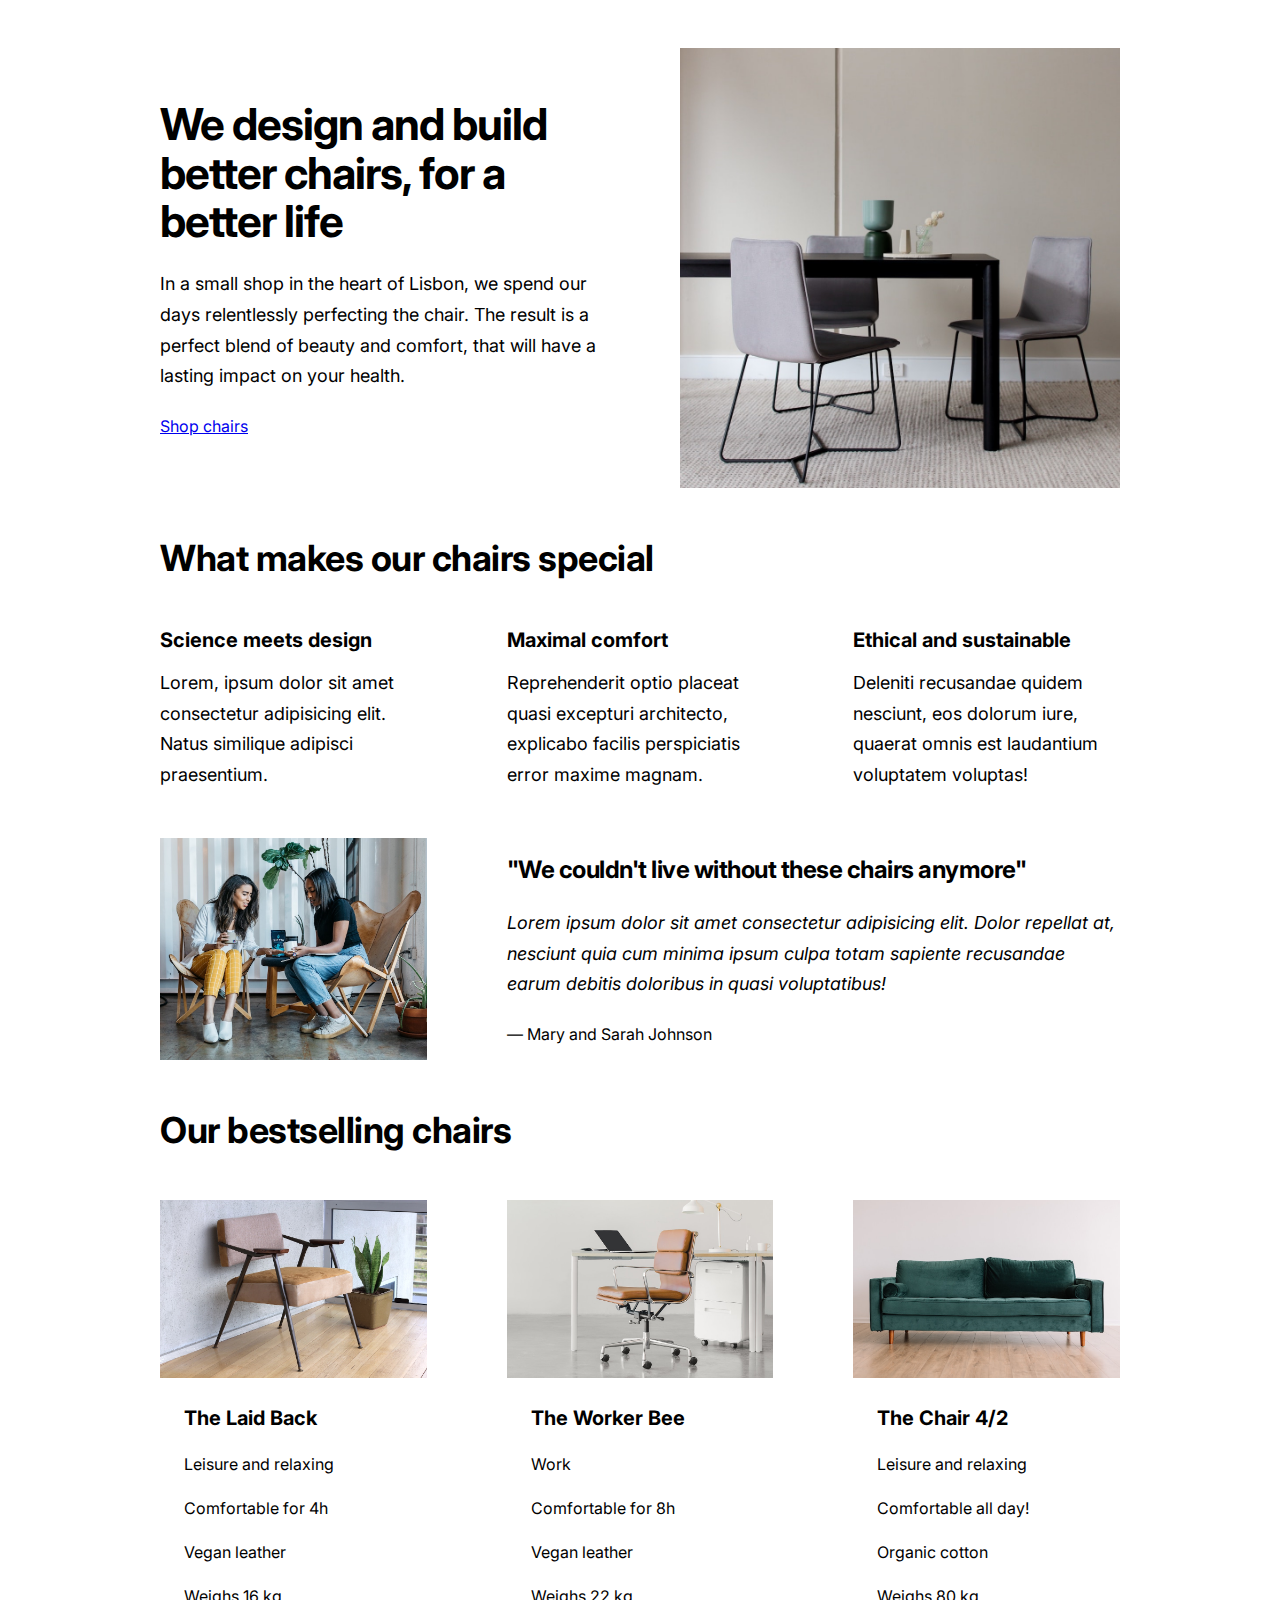
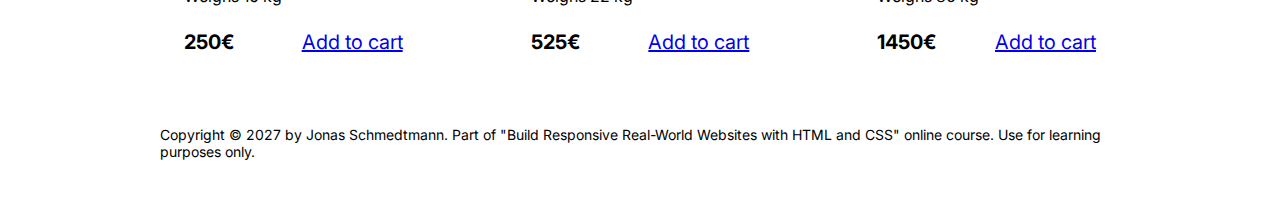
<file: chair-shop/index.html>
<!DOCTYPE html>
<html lang="en">
  <head>
    <meta charset="UTF-8" />
    <meta http-equiv="X-UA-Compatible" content="IE=edge" />
    <meta name="viewport" content="width=device-width, initial-scale=1.0" />
    <!-- FONTS -->
    <link rel="preconnect" href="https://fonts.googleapis.com" />
    <link rel="preconnect" href="https://fonts.gstatic.com" crossorigin />
    <link
      href="https://fonts.googleapis.com/css2?family=Inter:ital,opsz,wght@0,14..32,100..900;1,14..32,100..900&display=swap"
      rel="stylesheet"
    />
    <link rel="stylesheet" href="style.css" />
    <title>Lisbon Chair Shop</title>
  </head>
  <body>
    <div class="container">
      <header>
        <div class="header-text-box">
          <h1>We design and build better chairs, for a better life</h1>
          <p class="header-text">
            In a small shop in the heart of Lisbon, we spend our days
            relentlessly perfecting the chair. The result is a perfect blend of
            beauty and comfort, that will have a lasting impact on your health.
          </p>
          <a class="btn btn--big" href="#">Shop chairs</a>
        </div>
        <img src="hero.jpg" alt="Photo" />
      </header>

      <section>
        <h2>What makes our chairs special</h2>
        <div class="grid-3-cols">
          <div>
            <p class="features-title"><strong>Science meets design</strong></p>
            <p class="features-text">
              Lorem, ipsum dolor sit amet consectetur adipisicing elit. Natus
              similique adipisci praesentium.
            </p>
          </div>

          <div>
            <p class="features-title">
              <strong>Maximal comfort</strong>
            </p>
            <p class="features-text">
              Reprehenderit optio placeat quasi excepturi architecto, explicabo
              facilis perspiciatis error maxime magnam.
            </p>
          </div>

          <div>
            <p class="features-title">
              <strong>Ethical and sustainable</strong>
            </p>
            <p class="features-text">
              Deleniti recusandae quidem nesciunt, eos dolorum iure, quaerat
              omnis est laudantium voluptatem voluptas!
            </p>
          </div>
        </div>
      </section>

      <section class="testimonial-section">
        <div class="grid-3-cols">
          <img src="customers.jpg" alt="People sitting on chairs" />
          <div class="testimonial-box">
            <h2>"We couldn't live without these chairs anymore"</h2>
            <blockquote class="testimonial-text">
              Lorem ipsum dolor sit amet consectetur adipisicing elit. Dolor
              repellat at, nesciunt quia cum minima ipsum culpa totam sapiente
              recusandae earum debitis doloribus in quasi voluptatibus!
            </blockquote>
            <p class="testimonial-author">&mdash; Mary and Sarah Johnson</p>
          </div>
        </div>
      </section>

      <section>
        <h2>Our bestselling chairs</h2>
        <div class="grid-3-cols">
          <figure class="chair">
            <img src="chair-1.jpg" alt="Chair" />
            <div class="chair-box">
              <h3>The Laid Back</h3>
              <ul class="chair-details">
                <li>
                  <!-- Span is a generic INLINE text element, it doesn't have any meaning. It's like a div element, but inline -->
                  <span>Leisure and relaxing</span>
                </li>
                <li>
                  <span>Comfortable for 4h</span>
                </li>
                <li>
                  <span>Vegan leather</span>
                </li>
                <li>
                  <span>Weighs 16 kg</span>
                </li>
              </ul>
              <div class="chair-price">
                <strong>250€</strong>
                <a href="#" class="btn btn--small">Add to cart</a>
              </div>
            </div>
          </figure>

          <figure class="chair">
            <img src="chair-2.jpg" alt="Chair" />
            <div class="chair-box">
              <h3>The Worker Bee</h3>
              <ul class="chair-details">
                <li>
                  <span>Work</span>
                </li>
                <li>
                  <span>Comfortable for 8h</span>
                </li>
                <li>
                  <span>Vegan leather</span>
                </li>
                <li>
                  <span>Weighs 22 kg</span>
                </li>
              </ul>
              <div class="chair-price">
                <strong>525€</strong>
                <a href="#" class="btn btn--small">Add to cart</a>
              </div>
            </div>
          </figure>

          <figure class="chair">
            <img src="chair-3.jpg" alt="Chair" />
            <div class="chair-box">
              <h3>The Chair 4/2</h3>
              <ul class="chair-details">
                <li>
                  <span>Leisure and relaxing</span>
                </li>
                <li>
                  <span>Comfortable all day!</span>
                </li>
                <li>
                  <span>Organic cotton</span>
                </li>
                <li>
                  <span>Weighs 80 kg</span>
                </li>
              </ul>
              <div class="chair-price">
                <strong>1450€</strong>
                <a href="#" class="btn btn--small">Add to cart</a>
              </div>
            </div>
          </figure>
        </div>
      </section>

      <footer>
        Copyright &copy; 2027 by Jonas Schmedtmann. Part of "Build Responsive
        Real-World Websites with HTML and CSS" online course. Use for learning
        purposes only.
      </footer>
    </div>
  </body>
</html>
</file>
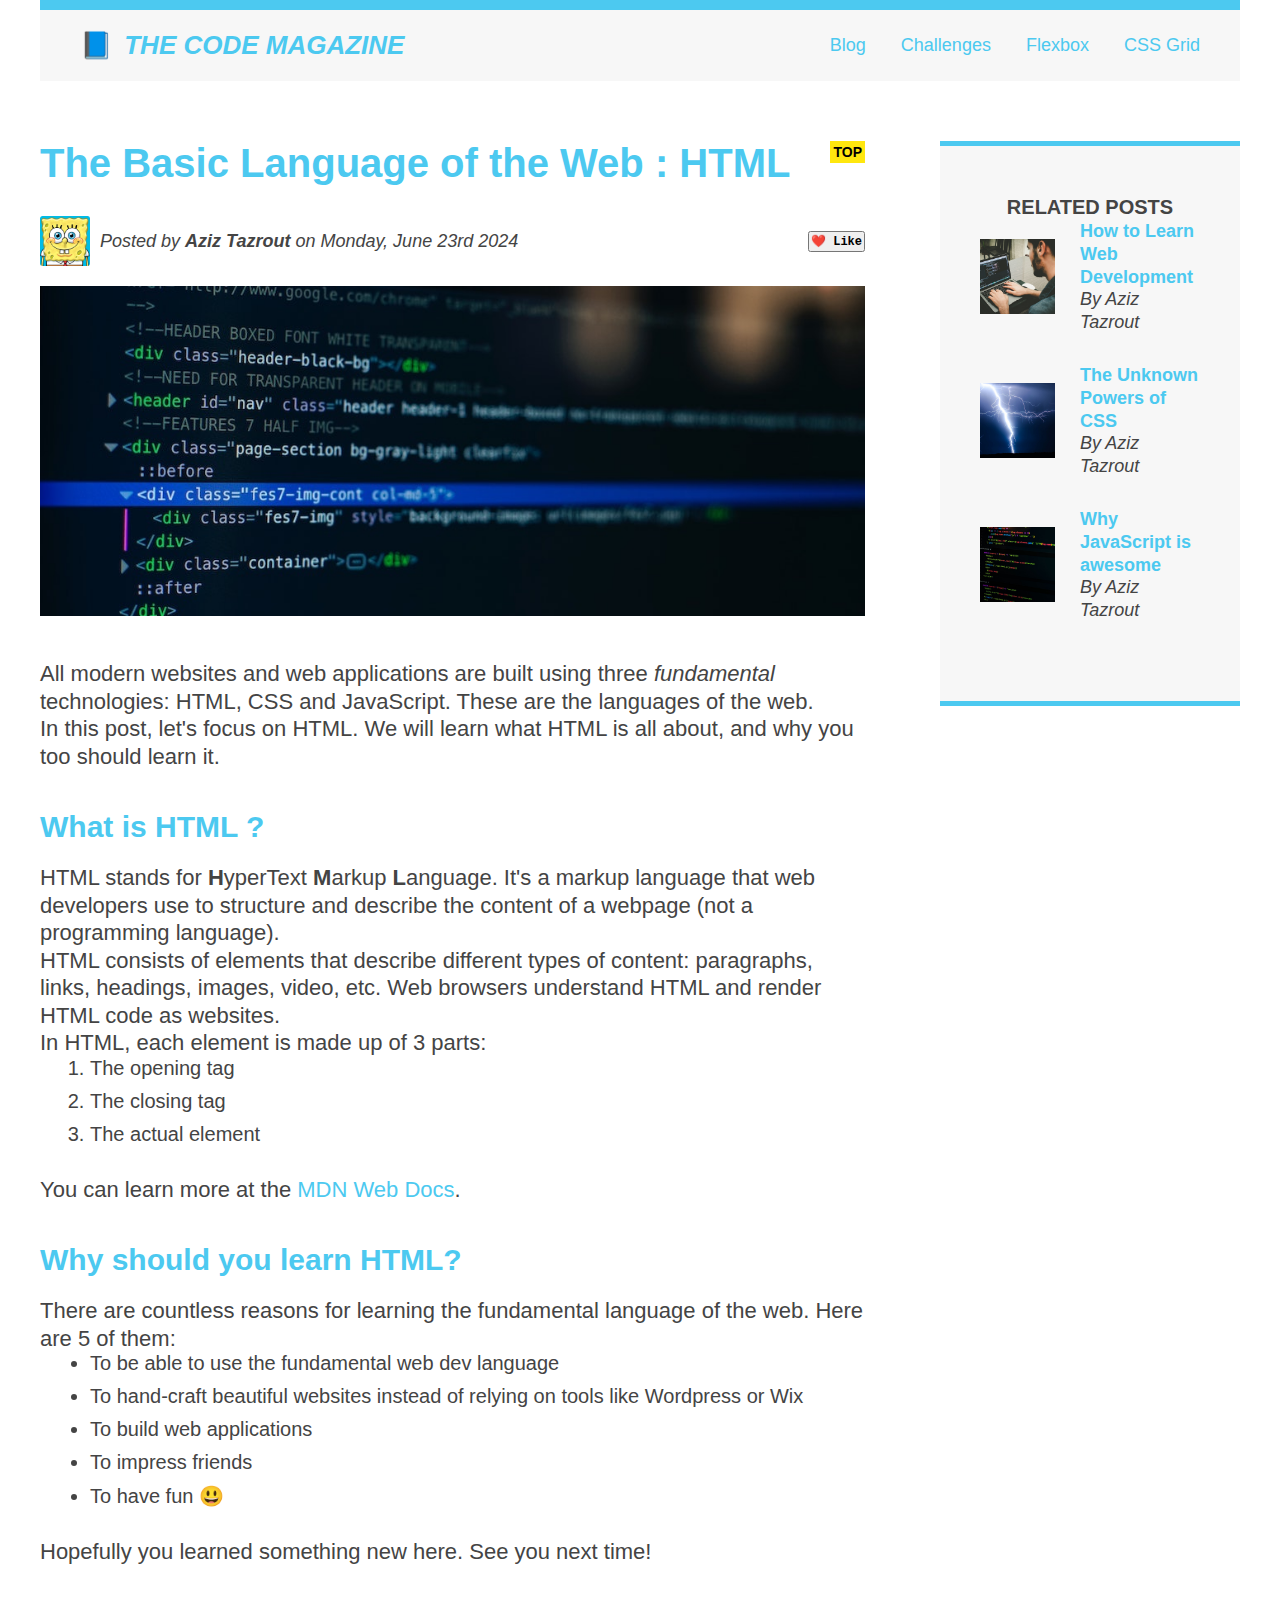
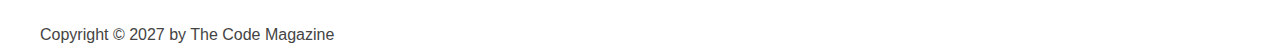
<file: code-magazine/index.html>
<!DOCTYPE html>
<html lang="en">
  <head>
    <meta charset="UTF-8" />
    <meta name="viewport" content="width=device-width, initial-scale=1.0" />
    <title>Code Magazine - HTML</title>
    <link rel="stylesheet" href="style.css" />
  </head>
  <body>

    <div class="container"> 
    <header class="main-header clear-fix">
      <h1>📘 The Code Magazine</h1>
      <nav>
        <a href="./webpages/blog.html">Blog</a>
        <a href="#">Challenges</a>
        <a href="./webpages/flexbox.html">Flexbox</a>
        <a href="./webpages/css-grid.html">CSS Grid</a>
      </nav>
    </header>
    <!-- <div class="article-aside-container"> -->
      <article>
        <header class="post-header">
          <h2>The Basic Language of the Web : HTML</h2>
          <div class="author-info">
          <img  class="author-img" src="./resources/author-pic.png" alt="A picture of the author of
          the blog" width=50" height="50" />
          <p id="author" class="author">
            Posted by <strong>Aziz Tazrout</strong> on Monday, June 23rd 2024
          </p>
          <button class="like-button">❤️ Like</button>
        </div>
          <img
            class="post-img"
            src="resources/post-img.jpg"
            alt="This is an image of a screen containing some HTML code."
            width="500"
            height="200"
          />
        </header>
        <p>
          All modern websites and web applications are built using three
          <em>fundamental</em>
          technologies: HTML, CSS and JavaScript. These are the languages of the
          web.
        </p>
        <p>
          In this post, let's focus on HTML. We will learn what HTML is all about,
          and why you too should learn it.
        </p>
  
        <h3>What is HTML ?</h3>
        <p>
          HTML stands for <strong>H</strong>yperText <strong>M</strong>arkup
          <strong>L</strong>anguage. It's a markup language that web developers
          use to structure and describe the content of a webpage (not a
          programming language).
        </p>
        <p>
          HTML consists of elements that describe different types of content:
          paragraphs, links, headings, images, video, etc. Web browsers understand
          HTML and render HTML code as websites.
        </p>
        <p>In HTML, each element is made up of 3 parts:</p>
        <ol>
          <li class="first-li">The opening tag</li>
          <li>The closing tag</li>
          <li>The actual element</li>
        </ol>
        <p>
          You can learn more at the
          <a href="https://developer.mozilla.org/en-US/docs/Web/HTML"
            >MDN Web Docs</a
          >.
        </p>
        <h3>Why should you learn HTML?</h3>
        <p>
          There are countless reasons for learning the fundamental language of the
          web. Here are 5 of them:
        </p>
        <ul>
          <li class="first-li">
            To be able to use the fundamental web dev language
          </li>
          <li>
            To hand-craft beautiful websites instead of relying on tools like
            Wordpress or Wix
          </li>
          <li>To build web applications</li>
          <li>To impress friends</li>
          <li>To have fun 😃</li>
        </ul>
        <p>Hopefully you learned something new here. See you next time!</p>
      </article>
      <aside>
        <h4>Related Posts</h4>
        <ul class="related">
          <li class="related-post">
            <img
              src="./resources/related-1.jpg"
              alt="A picture of a man coding"
              width="75"
              height="75"
            />
            <div>
            <a href="#" class="related-link">How to Learn Web Development</a>
            <p class="related-author">By Aziz Tazrout</p>
          </div>
          </li>
          <li class="related-post">
            <img
              src="./resources/related-2.jpg"
              alt="A picture of a storm"
              width="75"
              height="75"/> 
              <div>
              <a href="#" class="related-link">The Unknown Powers of CSS</a>
              <p class="related-author">By Aziz Tazrout</p>
              </div>
            </li>
          <li class="related-post">
            <img
              src="./resources/related-3.jpg"
              alt="A picture of code"
              width="75"
              height="75"
            />
            <div>
            <a href="#" class="related-link">Why JavaScript is awesome</a>
            <p class="related-author">By Aziz Tazrout</p>
          </div>
          </li>
        </ul>
      </aside>
    <!-- </div> -->
    <footer>
      <p id="copyright" ></p>
        Copyright &copy; 2027 by The Code Magazine
      </p>
    </footer>
  </div>
  </body>
</html>
</file>
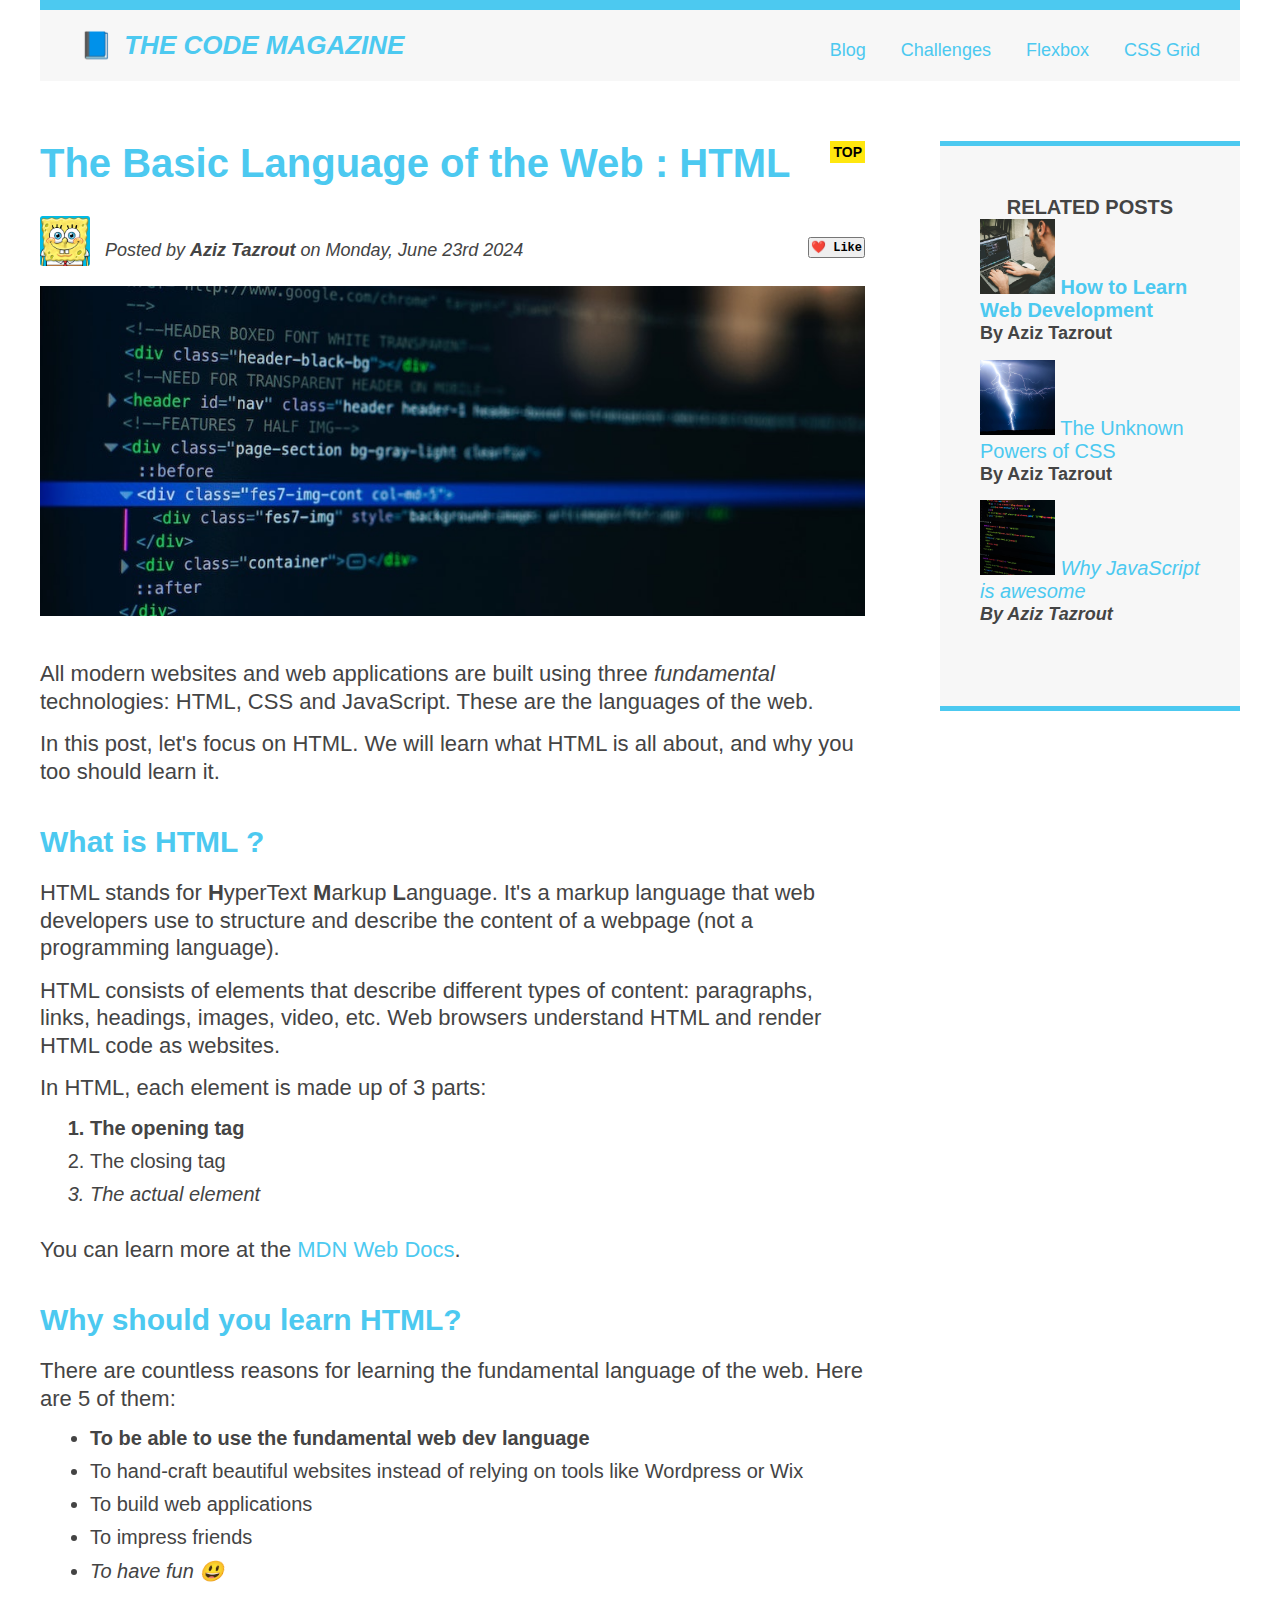
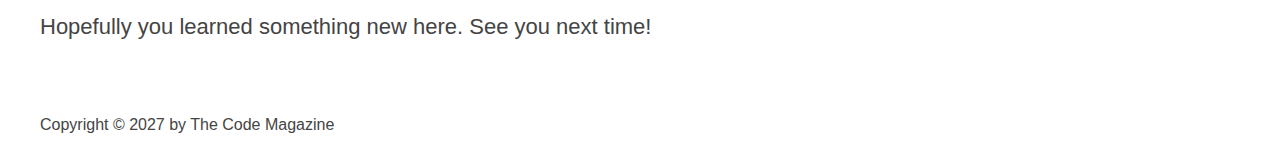
<file: code_magazine/index.html>
<!DOCTYPE html>
<html lang="en">
  <head>
    <meta charset="UTF-8" />
    <meta name="viewport" content="width=device-width, initial-scale=1.0" />
    <title>Code Magazine - HTML</title>
    <link rel="stylesheet" href="style.css" />
  </head>
  <body>

    <div class="container"> 
    <header class="main-header clear-fix">
      <h1>📘 The Code Magazine</h1>
      <nav>
        <a href="./webpages/blog.html">Blog</a>
        <a href="#">Challenges</a>
        <a href="#">Flexbox</a>
        <a href="#">CSS Grid</a>
      </nav>
      <div class="clear"></div>
    </header>
    <article>
      <header class="post-header">
        <h2>The Basic Language of the Web : HTML</h2>
        <img  class="author-img" src="./resources/author-pic.png" alt="A picture of the author of
        the blog" width=50" height="50" />
        <p id="author" class="author">
          Posted by <strong>Aziz Tazrout</strong> on Monday, June 23rd 2024
        </p>
        <button class="like-button">❤️ Like</button>
        <img
          class="post-img"
          src="resources/post-img.jpg"
          alt="This is an image of a screen containing some HTML code."
          width="500"
          height="200"
        />
      </header>
      <p>
        All modern websites and web applications are built using three
        <em>fundamental</em>
        technologies: HTML, CSS and JavaScript. These are the languages of the
        web.
      </p>
      <p>
        In this post, let's focus on HTML. We will learn what HTML is all about,
        and why you too should learn it.
      </p>

      <h3>What is HTML ?</h3>
      <p>
        HTML stands for <strong>H</strong>yperText <strong>M</strong>arkup
        <strong>L</strong>anguage. It's a markup language that web developers
        use to structure and describe the content of a webpage (not a
        programming language).
      </p>
      <p>
        HTML consists of elements that describe different types of content:
        paragraphs, links, headings, images, video, etc. Web browsers understand
        HTML and render HTML code as websites.
      </p>
      <p>In HTML, each element is made up of 3 parts:</p>
      <ol>
        <li class="first-li">The opening tag</li>
        <li>The closing tag</li>
        <li>The actual element</li>
      </ol>
      <p>
        You can learn more at the
        <a href="https://developer.mozilla.org/en-US/docs/Web/HTML"
          >MDN Web Docs</a
        >.
      </p>
      <h3>Why should you learn HTML?</h3>
      <p>
        There are countless reasons for learning the fundamental language of the
        web. Here are 5 of them:
      </p>
      <ul>
        <li class="first-li">
          To be able to use the fundamental web dev language
        </li>
        <li>
          To hand-craft beautiful websites instead of relying on tools like
          Wordpress or Wix
        </li>
        <li>To build web applications</li>
        <li>To impress friends</li>
        <li>To have fun 😃</li>
      </ul>
      <p>Hopefully you learned something new here. See you next time!</p>
    </article>
    <aside>
      <h4>Related Posts</h4>
      <ul class="related">
        <li>
          <img
            src="./resources/related-1.jpg"
            alt="A picture of a man coding"
            width="75"
            height="75"
          /><a href="#"> How to Learn Web Development</a>
          <p class="related-author">By Aziz Tazrout</p>
        </li>
        <li>
          <img
            src="./resources/related-2.jpg"
            alt="A picture of a storm"
            width="75"
            height="75"
          /><a href="#"> The Unknown Powers of CSS</a>
          <p class="related-author">By Aziz Tazrout</p>
        </li>
        <li>
          <img
            src="./resources/related-3.jpg"
            alt="A picture of code"
            width="75"
            height="75"
          /><a href="#"> Why JavaScript is awesome</a>
          <p class="related-author">By Aziz Tazrout</p>
        </li>
      </ul>
    </aside>
    <footer>
      <p id="copyright" ></p>
        Copyright &copy; 2027 by The Code Magazine
      </p>
    </footer>
  </div>
  </body>
</html>
</file>
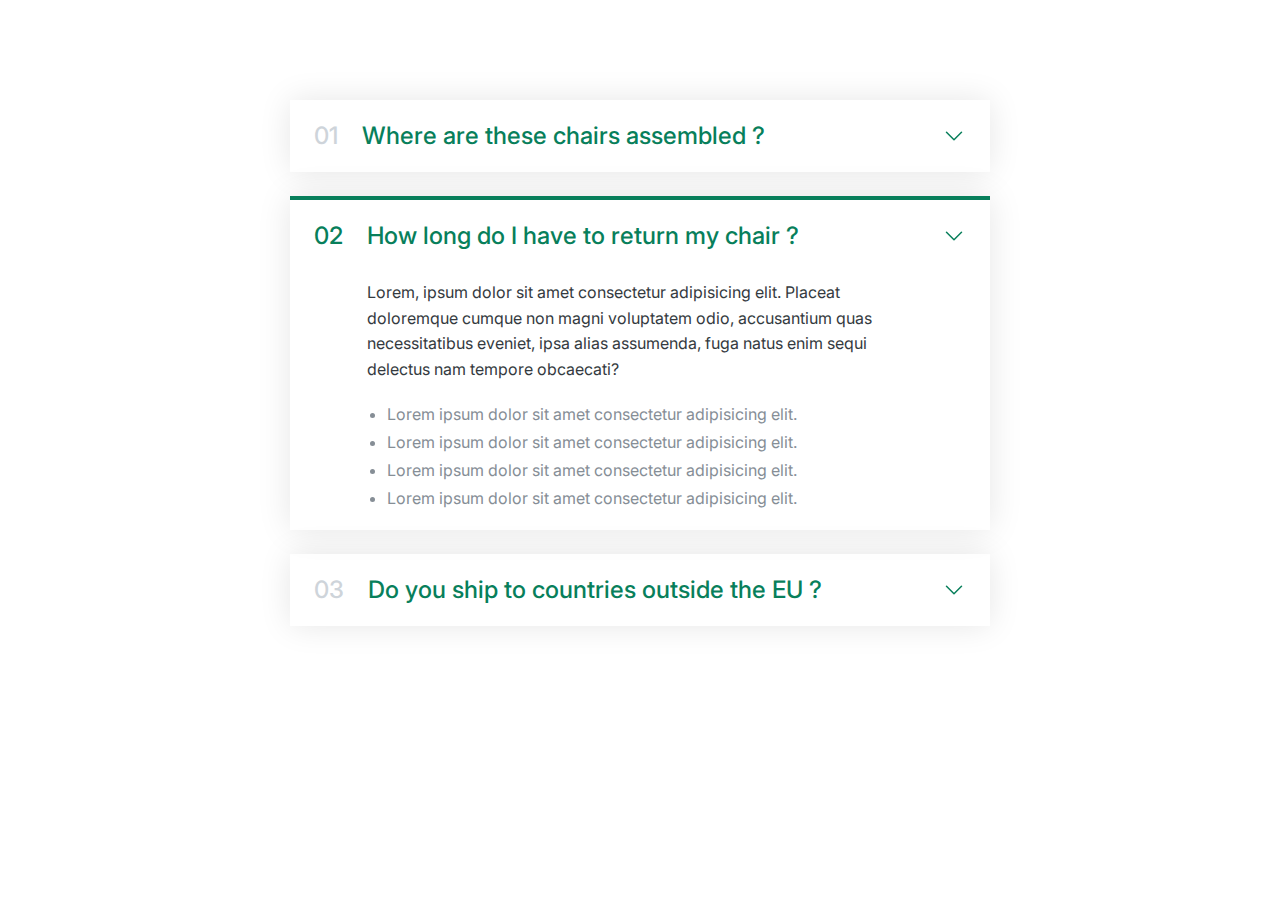
<file: accordion-component/accordion.html>
<!DOCTYPE html>
<html lang="en">
  <head>
    <meta charset="UTF-8" />
    <meta name="viewport" content="width=device-width, initial-scale=1.0" />
    <title>Accordion Component</title>
    <link
      href="https://fonts.googleapis.com/css2?family=Inter:ital,opsz,wght@0,14..32,100..900;1,14..32,100..900&display=swap"
      rel="stylesheet"
    />
    <link rel="stylesheet" href="accordion-style.css" />
  </head>
  <body>
    <div class="accordion">
      <div class="item">
        <p class="number">01</p>
        <p class="text">Where are these chairs assembled ?</p>
        <svg
          xmlns="http://www.w3.org/2000/svg"
          fill="none"
          viewBox="0 0 24 24"
          stroke-width="1.5"
          stroke="currentColor"
          class="icon"
        >
          <path
            stroke-linecap="round"
            stroke-linejoin="round"
            d="m19.5 8.25-7.5 7.5-7.5-7.5"
          />
        </svg>
        <div class="hidden-box">
          <p>
            Lorem, ipsum dolor sit amet consectetur adipisicing elit. Placeat
            doloremque cumque non magni voluptatem odio, accusantium quas
            necessitatibus eveniet, ipsa alias assumenda, fuga natus enim sequi
            delectus nam tempore obcaecati?
          </p>
          <ul>
            <li>Lorem ipsum dolor sit amet consectetur adipisicing elit.</li>
            <li>Lorem ipsum dolor sit amet consectetur adipisicing elit.</li>
            <li>Lorem ipsum dolor sit amet consectetur adipisicing elit.</li>
            <li>Lorem ipsum dolor sit amet consectetur adipisicing elit.</li>
          </ul>
        </div>
      </div>
    
      <div class="item open">
        <p class="number">02</p>
        <p class="text">How long do I have to return my chair ?</p>
        <svg
          xmlns="http://www.w3.org/2000/svg"
          fill="none"
          viewBox="0 0 24 24"
          stroke-width="1.5"
          stroke="currentColor"
          class="icon"
        >
          <path
            stroke-linecap="round"
            stroke-linejoin="round"
            d="m19.5 8.25-7.5 7.5-7.5-7.5"
          />
        </svg>
        <div class="hidden-box">
          <p>
            Lorem, ipsum dolor sit amet consectetur adipisicing elit. Placeat
            doloremque cumque non magni voluptatem odio, accusantium quas
            necessitatibus eveniet, ipsa alias assumenda, fuga natus enim sequi
            delectus nam tempore obcaecati?
          </p>
          <ul>
            <li>Lorem ipsum dolor sit amet consectetur adipisicing elit.</li>
            <li>Lorem ipsum dolor sit amet consectetur adipisicing elit.</li>
            <li>Lorem ipsum dolor sit amet consectetur adipisicing elit.</li>
            <li>Lorem ipsum dolor sit amet consectetur adipisicing elit.</li>
          </ul>
        </div>
      </div>
      <div class="item">
        <p class="number">03</p>
        <p class="text">Do you ship to countries outside the EU ?</p>
        <svg
          xmlns="http://www.w3.org/2000/svg"
          fill="none"
          viewBox="0 0 24 24"
          stroke-width="1.5"
          stroke="currentColor"
          class="icon"
        >
          <path
            stroke-linecap="round"
            stroke-linejoin="round"
            d="m19.5 8.25-7.5 7.5-7.5-7.5"
          />
        </svg>
        <div class="hidden-box">
          <p>
            Lorem, ipsum dolor sit amet consectetur adipisicing elit. Placeat
            doloremque cumque non magni voluptatem odio, accusantium quas
            necessitatibus eveniet, ipsa alias assumenda, fuga natus enim sequi
            delectus nam tempore obcaecati?
          </p>
          <ul>
            <li>Lorem ipsum dolor sit amet consectetur adipisicing elit.</li>
            <li>Lorem ipsum dolor sit amet consectetur adipisicing elit.</li>
            <li>Lorem ipsum dolor sit amet consectetur adipisicing elit.</li>
            <li>Lorem ipsum dolor sit amet consectetur adipisicing elit.</li>
          </ul>
        </div>
      </div>
    
  </body>
</html>
</file>
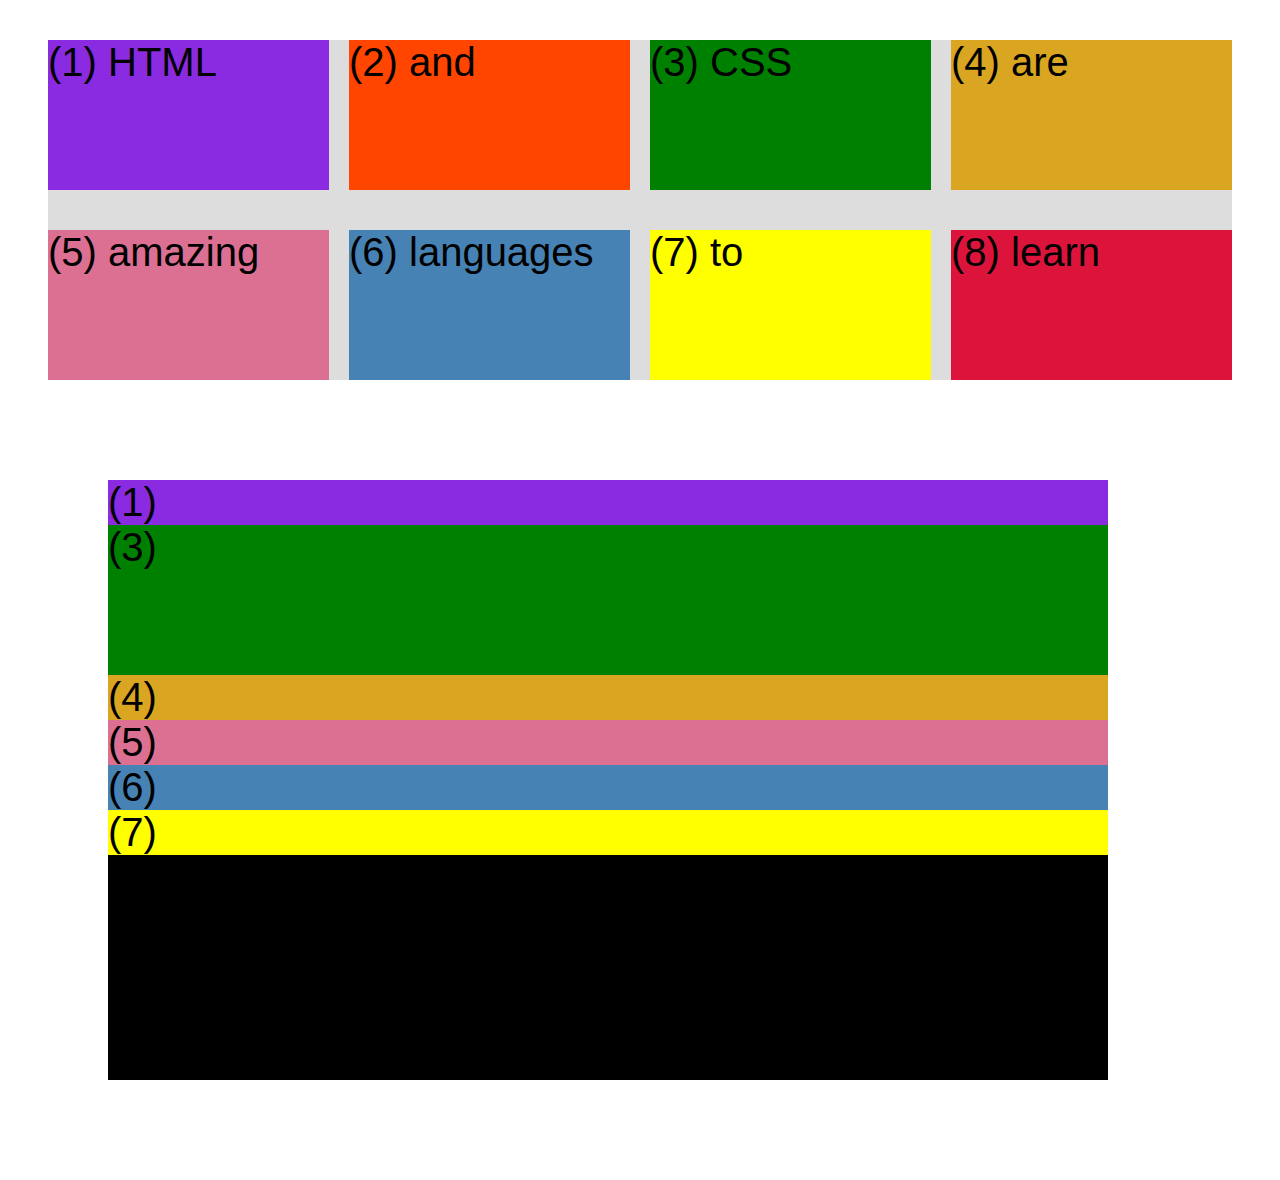
<file: code-magazine/webpages/css-grid.html>
<!DOCTYPE html>
<html lang="en">
  <head>
    <meta charset="UTF-8" />
    <meta http-equiv="X-UA-Compatible" content="IE=edge" />
    <meta name="viewport" content="width=device-width, initial-scale=1.0" />
    <title>CSS Grid</title>
    <style>
      .el--1 {
        background-color: blueviolet;
      }
      .el--2 {
        background-color: orangered;
      }
      .el--3 {
        background-color: green;
        height: 150px;
      }
      .el--4 {
        background-color: goldenrod;
      }
      .el--5 {
        background-color: palevioletred;
      }
      .el--6 {
        background-color: steelblue;
      }
      .el--7 {
        background-color: yellow;
      }
      .el--8 {
        background-color: crimson;
      }

      .container--1 {
        /* STARTER */
        font-family: sans-serif;
        background-color: #ddd;
        font-size: 40px;
        margin: 40px;

        /* CSS GRID */
        display: grid;
        grid-template-columns: repeat(4, 1fr);
        grid-template-rows: 1fr 1fr;

        column-gap: 20px;
        row-gap: 40px;
      }

      .container--2 {
        /* STARTER */
        font-family: sans-serif;
        background-color: black;
        font-size: 40px;
        margin: 100px;

        width: 1000px;
        height: 600px;

        /* CSS GRID */
      }
    </style>
  </head>
  <body>
    <div class="container--1">
      <div class="el el--1">(1) HTML</div>
      <div class="el el--2">(2) and</div>
      <div class="el el--3">(3) CSS</div>
      <div class="el el--4">(4) are</div>
      <div class="el el--5">(5) amazing</div>
      <div class="el el--6">(6) languages</div>
      <div class="el el--7">(7) to</div>
      <div class="el el--8">(8) learn</div>
    </div>

    <div class="container--2">
      <div class="el el--1">(1)</div>
      <div class="el el--3">(3)</div>
      <div class="el el--4">(4)</div>
      <div class="el el--5">(5)</div>
      <div class="el el--6">(6)</div>
      <div class="el el--7">(7)</div>
    </div>
  </body>
</html>
</file>
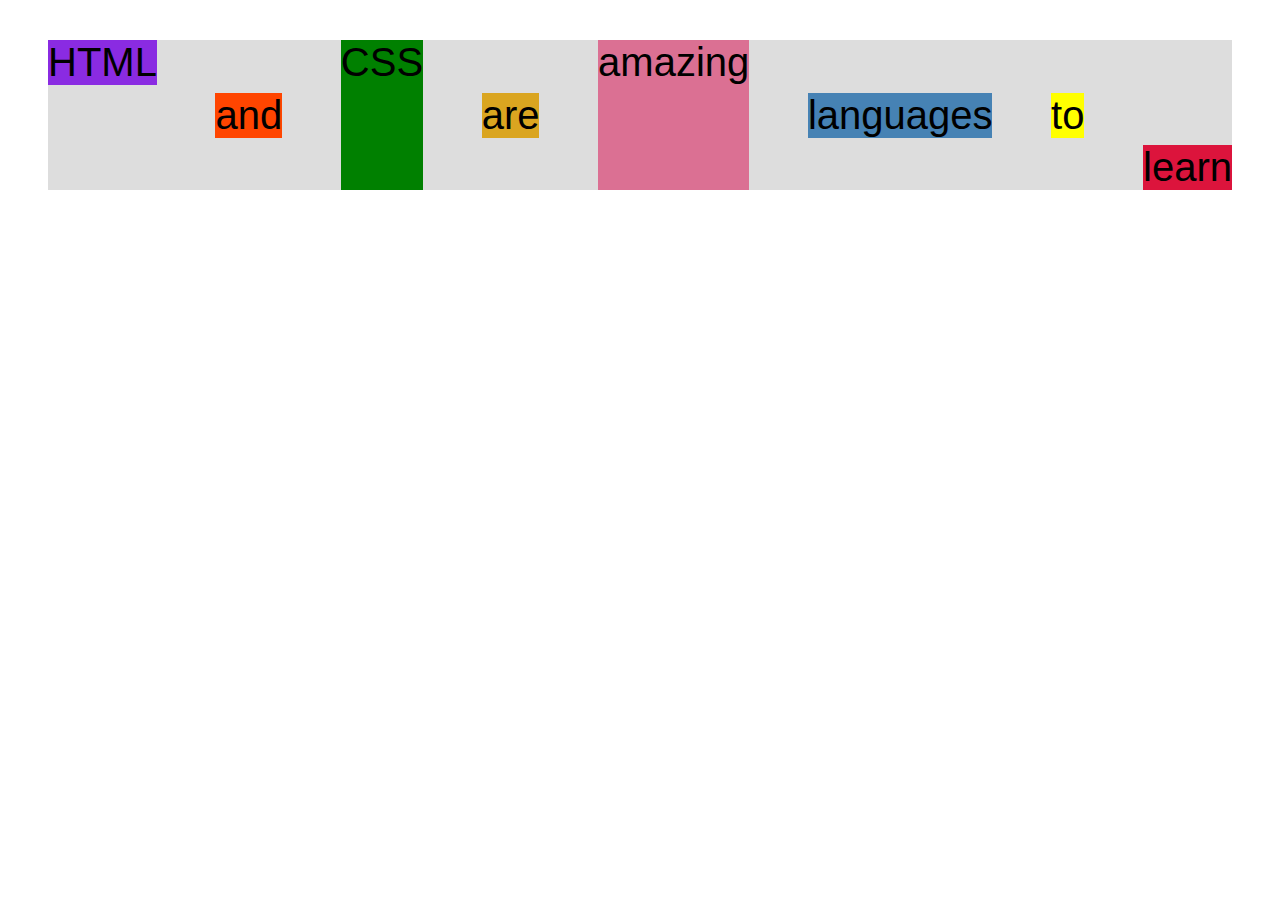
<file: code-magazine/webpages/flexbox.html>
<!DOCTYPE html>
<html lang="en">
  <head>
    <meta charset="UTF-8" />
    <meta http-equiv="X-UA-Compatible" content="IE=edge" />
    <meta name="viewport" content="width=device-width, initial-scale=1.0" />
    <title>Flexbox</title>
    <style>
      .el--1 {
        background-color: blueviolet;
      }
      .el--2 {
        background-color: orangered;
      }
      .el--3 {
        background-color: green;
        height: 150px;
      }
      .el--4 {
        background-color: goldenrod;
      }
      .el--5 {
        background-color: palevioletred;
      }
      .el--6 {
        background-color: steelblue;
      }
      .el--7 {
        background-color: yellow;
      }
      .el--8 {
        background-color: crimson;
      }

      .container {
        /* STARTER */
        font-family: sans-serif;
        background-color: #ddd;
        font-size: 40px;
        margin: 40px;

        /* FLEXBOX */
        display: flex;
        align-items: center;
        justify-content: space-between;
      }

      .el--1 {
        align-self: flex-start;
      }

      .el--5 {
        align-self: stretch;
      }

      .el--8 {
        align-self: flex-end;
      }
    </style>
  </head>
  <body>
    <div class="container">
      <div class="el el--1">HTML</div>
      <div class="el el--2">and</div>
      <div class="el el--3">CSS</div>
      <div class="el el--4">are</div>
      <div class="el el--5">amazing</div>
      <div class="el el--6">languages</div>
      <div class="el el--7">to</div>
      <div class="el el--8">learn</div>
    </div>
  </body>
</html>
</file>
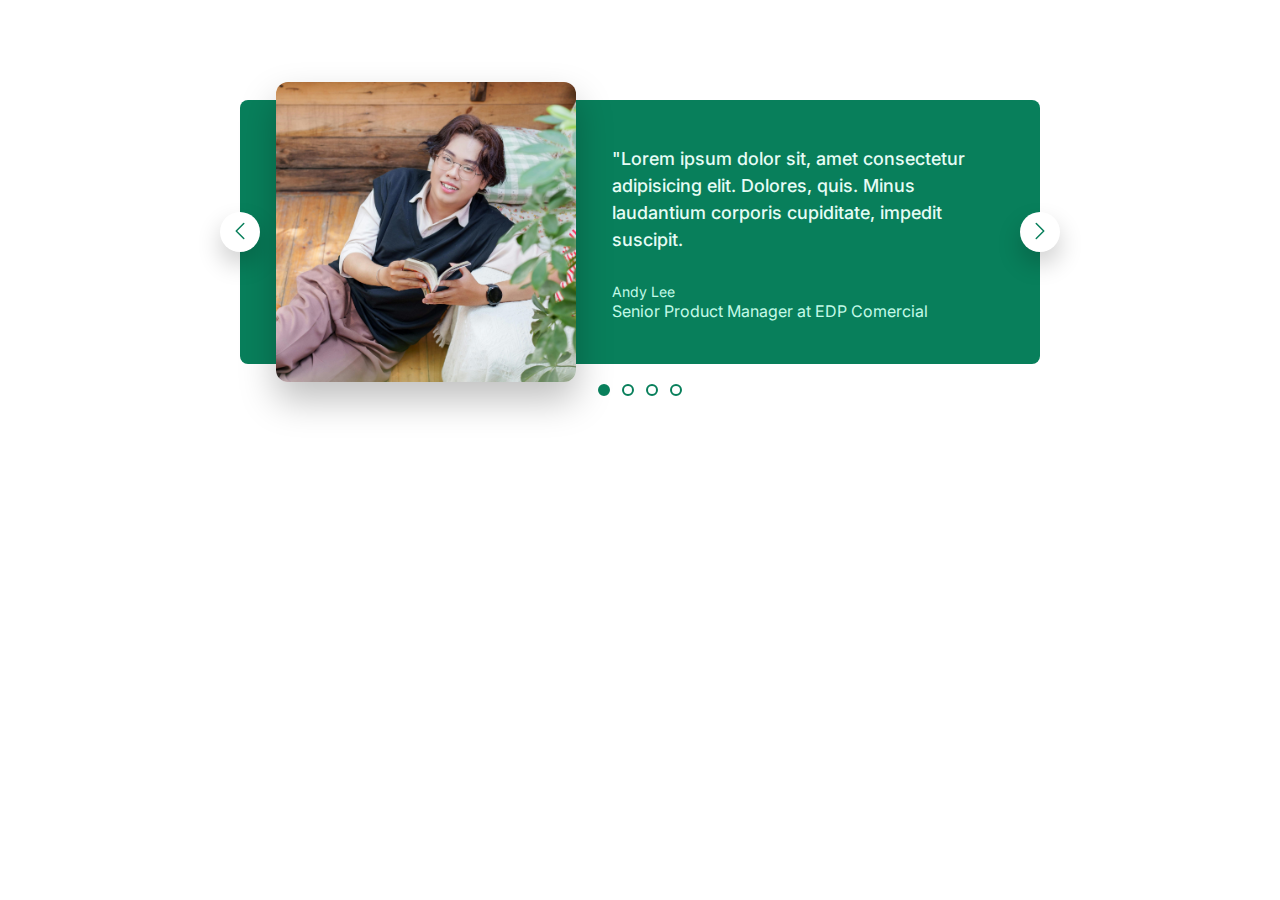
<file: components-and-layouts/carousel-component/carousel.html>
<!DOCTYPE html>
<html lang="en">
  <head>
    <meta charset="UTF-8" />
    <meta name="viewport" content="width=device-width, initial-scale=1.0" />
    <title>Carousel Component</title>
    <link
      href="https://fonts.googleapis.com/css2?family=Inter:ital,opsz,wght@0,14..32,100..900;1,14..32,100..900&display=swap"
      rel="stylesheet"
    />
    <link rel="stylesheet" href="carousel-style.css" />
  </head>
  <body>
    <div class="carousel">
      <img src="andy.jpeg" alt="Andy Lee" />
      <blockquote class="tetimonial">
        <p class="testimonial-text">
          "Lorem ipsum dolor sit, amet consectetur adipisicing elit. Dolores,
          quis. Minus laudantium corporis cupiditate, impedit suscipit.
        </p>
        <p class="testimonial-author">Andy Lee</p>
        <p class="testimonial-job">Senior Product Manager at EDP Comercial</p>
      </blockquote>
      <button class="btn btn--left">
        <!-- left -->
        <svg
          xmlns="http://www.w3.org/2000/svg"
          fill="none"
          viewBox="0 0 24 24"
          stroke-width="1.5"
          stroke="currentColor"
          class="btn-icon"
        >
          <path
            stroke-linecap="round"
            stroke-linejoin="round"
            d="M15.75 19.5 8.25 12l7.5-7.5"
          />
        </svg>
      </button>
      <button class="btn btn--right">
        <!-- right -->
        <svg
          xmlns="http://www.w3.org/2000/svg"
          fill="none"
          viewBox="0 0 24 24"
          stroke-width="1.5"
          stroke="currentColor"
          class="btn-icon"
        >
          <path
            stroke-linecap="round"
            stroke-linejoin="round"
            d="m8.25 4.5 7.5 7.5-7.5 7.5"
          />
        </svg>
      </button>
      <div class="dots">
        <button class="dot checked">&nbsp;</button>
        <button class="dot">&nbsp;</button>
        <button class="dot">&nbsp;</button>
        <button class="dot">&nbsp;</button>
      </div>
    </div>
  </body>
</html>
</file>
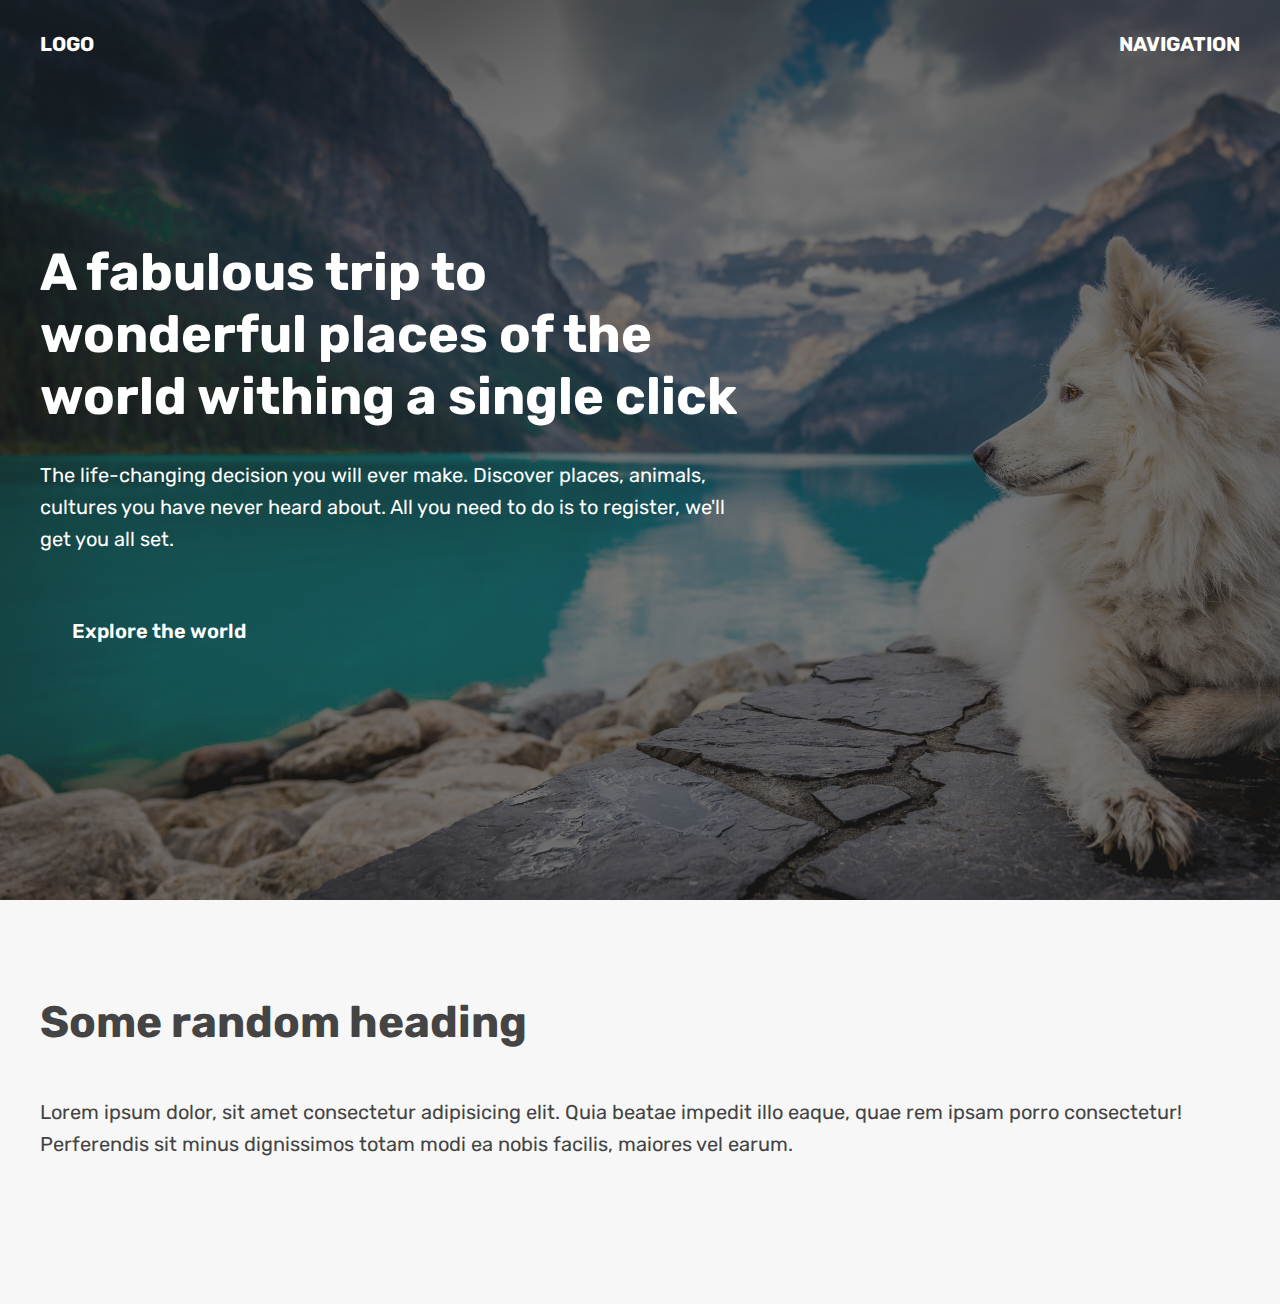
<file: components-and-layouts/hero-section/hero.html>
<!DOCTYPE html>
<html lang="en">
  <head>
    <meta charset="UTF-8" />
    <meta name="viewport" content="width=device-width, initial-scale=1.0" />
    <link rel="preconnect" href="https://fonts.googleapis.com" />
    <link rel="preconnect" href="https://fonts.gstatic.com" crossorigin />
    <link
      href="https://fonts.googleapis.com/css2?family=Inter:ital,opsz,wght@0,14..32,100..900;1,14..32,100..900&family=Rubik:ital,wght@0,300..900;1,300..900&display=swap"
      rel="stylesheet"
    />
    <link rel="stylesheet" href="hero-style.css" />
    <title>Hero Section</title>
  </head>
  <body>
    <header>
      <nav class="container">
        <div>LOGO</div>
        <div>NAVIGATION</div>
      </nav>

      <div class="header-container">
        <div class="header-container-inner">
          <h1>
            A fabulous trip to wonderful places of the world withing a single
            click
          </h1>
          <p>
            The life-changing decision you will ever make. Discover places,
            animals, cultures you have never heard about. All you need to do is
            to register, we'll get you all set.
          </p>
          <a href="#" class="btn">Explore the world</a>
        </div>
      </div>
    </header>
    <section>
      <div class="container">
        <h2>Some random heading</h2>
        <p>
          Lorem ipsum dolor, sit amet consectetur adipisicing elit. Quia beatae
          impedit illo eaque, quae rem ipsam porro consectetur! Perferendis sit
          minus dignissimos totam modi ea nobis facilis, maiores vel earum.
        </p>
      </div>
    </section>
  </body>
</html>
</file>
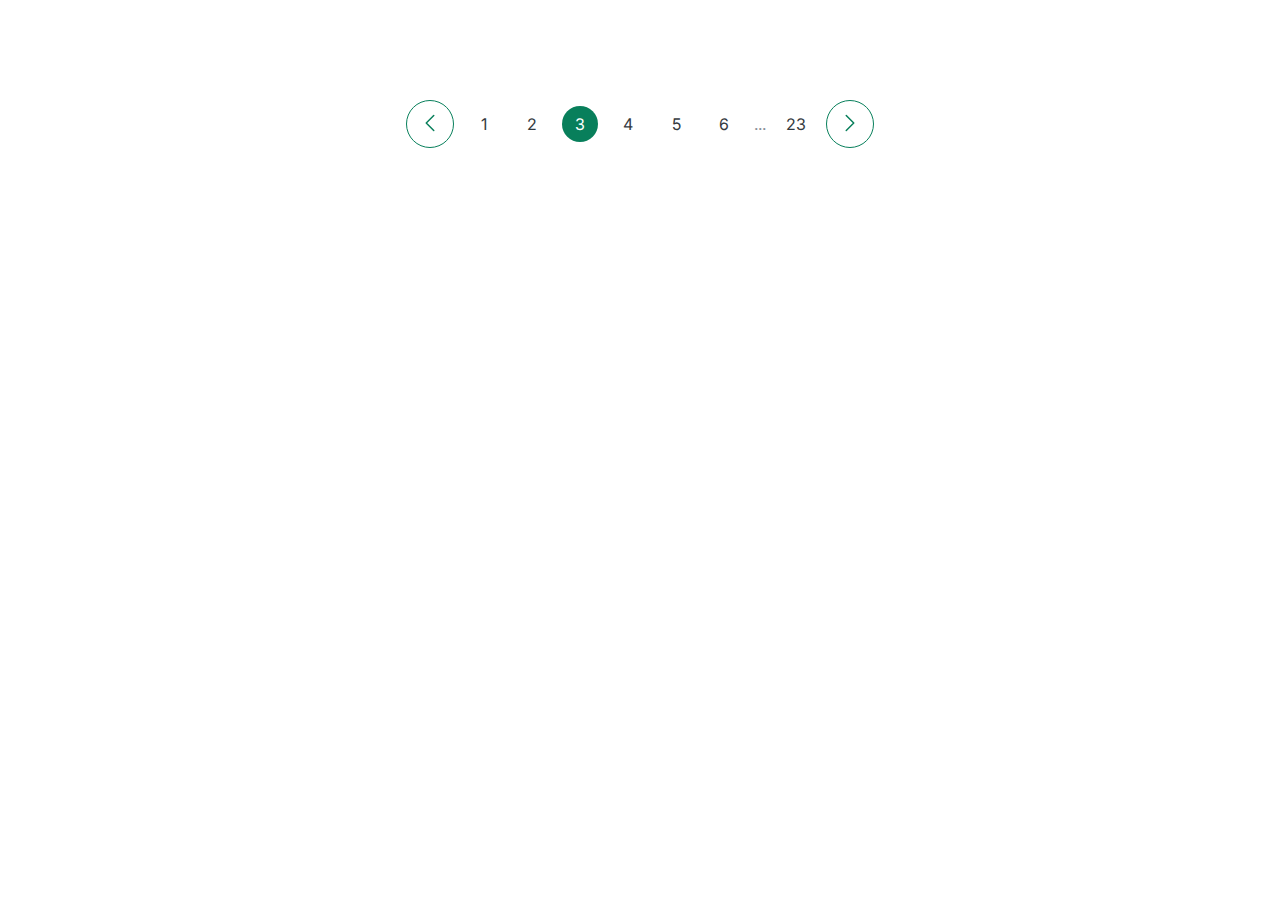
<file: components-and-layouts/pagination-component/pagination.html>
<!DOCTYPE html>
<html lang="en">
  <head>
    <meta charset="UTF-8" />
    <meta name="viewport" content="width=device-width, initial-scale=1.0" />
    <title>Carousel Component</title>
    <link
      href="https://fonts.googleapis.com/css2?family=Inter:ital,opsz,wght@0,14..32,100..900;1,14..32,100..900&display=swap"
      rel="stylesheet"
    />
    <link rel="stylesheet" href="pagination-style.css" />
  </head>
  <body>
    <div class="pagination">
      <button class="btn btn--left">
        <svg
          xmlns="http://www.w3.org/2000/svg"
          fill="none"
          viewBox="0 0 24 24"
          stroke-width="1.5"
          stroke="currentColor"
          class="btn-icon"
        >
          <path
            stroke-linecap="round"
            stroke-linejoin="round"
            d="M15.75 19.5 8.25 12l7.5-7.5"
          />
        </svg>
      </button>
      <a href="#" class="page-link">1</a>
      <a href="#" class="page-link">2</a>
      <a href="#" class="page-link page-link--current">3</a>
      <a href="#" class="page-link">4</a>
      <a href="#" class="page-link">5</a>
      <a href="#" class="page-link">6</a>
      <span class="dots">...</span>
      <a href="#" class="page-link">23</a>
      <button class="btn btn--right">
        <svg
          xmlns="http://www.w3.org/2000/svg"
          fill="none"
          viewBox="0 0 24 24"
          stroke-width="1.5"
          stroke="currentColor"
          class="btn-icon"
        >
          <path
            stroke-linecap="round"
            stroke-linejoin="round"
            d="m8.25 4.5 7.5 7.5-7.5 7.5"
          />
        </svg>
      </button>
    </div>
  </body>
</html>
</file>
<file: chair-shop/style.css>
/*
SPACING SYSTEM (px)
2 / 4 / 8 / 12 / 16 / 24 / 32 / 48 / 64 / 80 / 96 / 128

FONT SIZE SYSTEM (px)
10 / 12 / 14 / 16 / 18 / 20 / 24 / 30 / 36 / 44 / 52 / 62 / 74 / 86 / 98
*/

* {
  margin: 0;
  padding: 0;
  box-sizing: border-box;
}

/* ------------------------ */
/* GENERAL STYLES */
/* ------------------------ */
body {
  font-family: "Inter", sans-serif;
}

.container {
  width: 960px;
  margin: 0 auto;
}

header,
section {
  margin-bottom: 48px;
}

h2 {
  font-size: 36px;
  letter-spacing: -0.5px;
  margin-bottom: 48px;
}

.grid-3-cols {
  display: grid;
  grid-template-columns: repeat(3, 1fr);
  column-gap: 80px;
}

/* ------------------------ */
/* COMPONENT STYLES */
/* ------------------------ */

/* HEADER */
header {
  display: grid;
  grid-template-columns: repeat(2, 1fr);
  column-gap: 80px;
  margin-top: 48px;
}

.header-text-box {
  align-self: center;
}

h1 {
  font-size: 44px;
  margin-bottom: 24px;
  line-height: 1.1;
  letter-spacing: -1px;
}

.header-text {
  font-size: 18px;
  line-height: 1.7;
  margin-bottom: 24px;
}

img {
  width: 100%;
}

/* FEATURES */
.features-icon {
}

.features-title {
  font-size: 20px;
  margin-bottom: 16px;
}

.features-text {
  font-size: 18px;
  line-height: 1.7;
}

/* TESTIMONIAL */
.testimonial-section {
}

.testimonial-box {
  grid-column: 2 / -1;
  align-self: center;
}

.testimonial-box h2 {
  font-size: 24px;
  margin-bottom: 24px;
}

.testimonial-text {
  font-size: 18px;
  line-height: 1.7;
  font-style: italic;
  margin-bottom: 24px;
}

/* CHAIRS */
.chair-box {
  padding: 24px;
}

h3 {
  font-size: 20px;
  margin-bottom: 24px;
}

.chair-details {
  list-style: none;
  margin-bottom: 24px;
}

.chair-details li {
  display: flex;
  align-items: center;
  gap: 12px;
  margin-bottom: 24px;
}

.chair-details li:last-child {
  margin-bottom: 0;
}

.chair-icon {
}

.chair-price {
  font-size: 20px;
  display: flex;
  justify-content: space-between;
}

footer {
  font-size: 14px;
  margin-bottom: 48px;
}
</file>
<file: accordion-component/accordion-style.css>
/*
SPACING SYSTEM (px)
2 / 4 / 8 / 12 / 16 / 24 / 32 / 48 / 64 / 80 / 96 / 128

FONT SIZE SYSTEM (px)
10 / 12 / 14 / 16 / 18 / 20 / 24 / 30 / 36 / 44 / 52 / 62 / 74 / 86 / 98
*/

/*
  MAIN COLOR : #087f5b
  GREY COLOR : #343a40 
*/

* {
  margin: 0;
  padding: 0;
  box-sizing: border-box;
}

/* ------------------------ */
/* GENERAL STYLES */
/* ------------------------ */
body {
  font-family: "Inter", sans-serif;
  color: #343a40;
  line-height: 1;
}

.accordion {
  width: 700px;
  margin: 100px auto;

  display: flex;
  flex-direction: column;
  gap: 24px;
}

.item {
  box-shadow: 0 0 32px rgba(0, 0, 0, 0.1);
  padding: 24px;
  display: grid;
  grid-template-columns: auto 1fr auto;
  column-gap: 24px;
  row-gap: 32px;
  align-items: center;
}

.number,
.text {
  font-size: 24px;
  font-weight: 500;
  /*color: #087f5b;*/
}

.icon {
  width: 24px;
  height: 24px;
  stroke: #087f5b;
}

.number {
  color: #ced4da;
}

.hidden-box {
  grid-column: 2;
  display: none;
}

.hidden-box p {
  line-height: 1.6;
  margin-bottom: 24px;
}

.hidden-box ul {
  color: #868e96;
  margin-left: 20px;
  display: flex;
  flex-direction: column;
  gap: 12px;
}
.open {
  border-top: 4px solid #087f5b;
}

.open .hidden-box {
  display: block;
}
.open .number,
.text {
  color: #087f5b;
}
</file>
<file: components-and-layouts/carousel-component/carousel-style.css>
/*
SPACING SYSTEM (px)
2 / 4 / 8 / 12 / 16 / 24 / 32 / 48 / 64 / 80 / 96 / 128

FONT SIZE SYSTEM (px)
10 / 12 / 14 / 16 / 18 / 20 / 24 / 30 / 36 / 44 / 52 / 62 / 74 / 86 / 98
*/

/*
  MAIN COLOR : #087f5b
  GREY COLOR : #343a40 
*/

* {
  margin: 0;
  padding: 0;
  box-sizing: border-box;
}

/* ------------------------ */
/* GENERAL STYLES */
/* ------------------------ */
body {
  font-family: "Inter", sans-serif;
  color: #343a40;
  line-height: 1;
}

.carousel {
  width: 800px;
  margin: 100px auto;
  padding: 32px 48px 32px 86px;
  background-color: #087f5b;
  border-radius: 8px;
  display: flex;
  align-items: center;
  gap: 86px;
  position: relative;
}

img {
  height: 200px;
  border-radius: 8px;
  transform: scale(1.5);
  box-shadow: 0 12px 24px rgba(0, 0, 0, 0.25);
}

.testimonial-text {
  font-size: 18px;
  font-weight: 500;
  line-height: 1.5;
  margin-bottom: 32px;
  color: #e6fcf5;
}

.testimonial-author {
  font-size: 14px;
  margin-bottom: 4px;
  color: #c3fae8;
}

.testimonial-job {
  color: #c3fae8;
}

/* CONTROLS */
.btn {
  background-color: #fff;
  border: none;
  height: 40px;
  width: 40px;
  position: absolute;
  border-radius: 50%;

  /* display: flex;
  align-items: center;
  justify-content: center; */
}

.btn--left {
  left: 0;
  top: 50%;
  transform: translate(-50%, -50%);
  box-shadow: 0 12px 24px rgba(0, 0, 0, 0.2);
}

.btn--right {
  right: 0;
  top: 50%;
  transform: translate(50%, -50%);
  box-shadow: 0 12px 24px rgba(0, 0, 0, 0.2);
}

.btn-icon {
  height: 24px;
  width: 24px;
  stroke: #087f5b;
}

.dots {
  position: absolute;
  left: 50%;
  bottom: 0;
  transform: translate(-50%, 32px);

  display: flex;
  gap: 12px;
}

.dot {
  height: 12px;
  width: 12px;
  background-color: #fff;
  border: 2px solid #087f5b;
  border-radius: 50%;
  cursor: pointer;
}

.checked {
  background-color: #087f5b;
}
</file>
<file: components-and-layouts/hero-section/hero-style.css>
* {
  margin: 0;
  padding: 0;
  box-sizing: border-box;
}

html {
  font-family: "Rubik", sans-serif;
  color: #444;
}

.container {
  width: 1200px;
  margin: 0 auto;
}

header {
  color: #fff;
  height: 100vh;
  position: relative;
  background-image: linear-gradient(
      rgba(34, 34, 34, 0.6),
      rgba(34, 34, 34, 0.6)
    ),
    url(hero.jpg);
  background-size: cover; /*Figures out automatically the exact size needed*/
  padding-top: 32px;
}

nav {
  font-size: 20px;
  font-weight: 700;
  display: flex;
  justify-content: space-between;
}

.header-container {
  width: 1200px;
  position: absolute;
  left: 50%;
  top: 50%;
  transform: translate(-50%, -50%);
}

.header-container-inner {
  width: 60%;
}

h1 {
  font-size: 52px;
  margin-bottom: 32px;
  list-style: 1.05;
}

p {
  font-size: 20px;
  line-height: 1.6;
  margin-bottom: 48px;
}

.btn:link,
.btn:visited {
  font-size: 20px;
  font-weight: 600;
  text-decoration: none;
  color: #fff;
  border-radius: 9px;
  display: inline-block;
  padding: 16px 32px;
}

h2 {
  font-size: 44px;
  margin-bottom: 48px;
}

section {
  padding: 96px 0;
  background-color: #f7f7f7;
}
</file>
<file: components-and-layouts/pagination-component/pagination-style.css>
/*
SPACING SYSTEM (px)
2 / 4 / 8 / 12 / 16 / 24 / 32 / 48 / 64 / 80 / 96 / 128

FONT SIZE SYSTEM (px)
10 / 12 / 14 / 16 / 18 / 20 / 24 / 30 / 36 / 44 / 52 / 62 / 74 / 86 / 98
*/

/*
  MAIN COLOR : #087f5b
  GREY COLOR : #343a40 
*/

* {
  margin: 0;
  padding: 0;
  box-sizing: border-box;
}

/* ------------------------ */
/* GENERAL STYLES */
/* ------------------------ */
body {
  font-family: "Inter", sans-serif;
  color: #343a40;
  line-height: 1;
}

.pagination {
  margin-top: 100px;
  display: flex;
  justify-content: center;
  align-items: center;
  gap: 12px;
}

.btn {
  background: none;
  border: 1px solid #087f5b;
  height: 48px;
  width: 48px;
  border-radius: 50%;
  cursor: pointer;
}

.btn:hover {
  background-color: #087f5b;
}

.btn:hover .btn-icon {
  background-color: #087f5b;
  stroke: #fff;
}

.btn-icon {
  height: 24px;
  width: 24px;

  stroke: #087f5b;
}

.page-link:link,
.page-link:visited {
  font-style: 18px;
  color: #343a40;
  text-decoration: none;
  height: 36px;
  width: 36px;
  border-radius: 50%;

  display: flex;
  justify-content: center;
  align-items: center;
}

.page-link:hover,
.page-link:active,
.page-link.page-link--current {
  background-color: #087f5b;
  color: #fff;
}

.dots {
  color: #868e96;
}
</file>
<file: code-magazine/style.css>
* {
  /* THIS IS CALLED GLOBAL RESET*/
  margin: 0;
  padding: 0;
  box-sizing: border-box;
}

body {
  font-family: sans-serif;
  color: #444;
}

.container {
  width: 1200px;
  /* margin-left: auto; // This means that both margins will be computed by the browse 
  margin-right: auto; // Therefore, they will be having the same size */
  margin: 0 auto;
}

nav {
  font-size: 18px;
  text-align: center;
}

.main-header {
  background-color: #f7f7f7;
  border-top: #4cc9f0 10px solid;
  padding: 20px 40px;
  /*margin-bottom: 60px;*/
  /* height: 40px; */
}

.post-header {
  margin-bottom: 40px;
}

aside {
  background-color: #f7f7f7;
  border-top: 5px solid #4cc9f0;
  border-bottom: 5px solid #4cc9f0;
  padding: 50px 40px;
}

.like-button {
  padding: 1px;
  font-size: 12px;
  font-weight: bold;
  font-family: "Courier New", Courier, monospace;
}

h1,
h2,
h3 {
  color: #4cc9f0;
}

h1 {
  font-size: 26px;
  font-style: italic;
  text-transform: uppercase;
  text-align: center;
}

h1::first-letter {
  font-style: normal;
  margin-right: 5px;
}

h2 {
  font-size: 40px;
  margin-bottom: 30px;
  position: relative;
}

h2::after {
  content: "TOP";
  color: black;
  background-color: #ffe70e;
  font-size: 14px;
  font-weight: bold;
  display: inline-block;
  padding: 3px;
  position: absolute;
  top: 0;
  right: 0;
}

h3 {
  font-size: 30px;
  margin-bottom: 20px;
  margin-top: 40px;
}

h4 {
  font-size: 20px;
  text-transform: uppercase;
  text-align: center;
}

p {
  font-size: 22px;
  line-height: 1.25;
}

ul,
ol {
  margin-left: 50px;
  margin-bottom: 30px;
}

li {
  font-size: 20px;
  margin-bottom: 10px;
}

#author {
  font-style: italic;
  font-size: 18px;
}

#copyright {
  font-family: sans-serif;
  font-size: 16px;
}

.related-link:link {
  font-size: 18px;
  font-weight: bold;
}

.related-author {
  font-size: 18px;
  font-style: italic;
}

.related {
  list-style: none;
  margin-left: 0;
}

li:last-child {
  margin-bottom: 0;
}

a:link {
  color: #4cc9f0;
  text-decoration: none;
}

a:visited {
  color: #4cc9f0;
}

a:hover {
  color: #f9c74f;
  font-weight: bold;
  text-decoration: underline wavy #f9c74f;
}

a:active {
  background-color: black;
  font-style: italic;
}

.post-img {
  width: 100%; /*The size of the parent container*/
  height: auto; /* This is only used to overwrite the HTML height property. We don't need it otherwise */
}

nav a:link {
  margin-right: 30px;
  display: inline-block;
}

nav a:link:last-child {
  margin-right: 0;
}

.main-header {
  display: flex;
  align-items: center;
  justify-content: space-between;
}

.main-header h1 {
  align-self: flex-start;
}

.author-info {
  display: flex;
  align-items: center;
  justify-content: flex-start;
  gap: 10px;
  margin-bottom: 20px;
}

.author-info p {
  flex-grow: 1;
}

.related-post {
  display: flex;
  align-items: center;
  gap: 25px;
  margin-bottom: 30px;
}

/* .article-aside-container {
  display: flex;
  align-items: flex-start;
  justify-content: space-between;
  gap: 75px;
}

.article-aside-container article {
  flex: 1;
}

.article-aside-container aside {
  flex: 0 0 300px;
} */

.container {
  display: grid;
  grid-template-columns: 1fr 300px;
  column-gap: 75px;
  row-gap: 60px;
  align-items: start;
}

.main-header {
  grid-column: 1 / -1;
}

article {
}

aside {
}

footer {
  grid-column: 1 / -1;
}
</file>
<file: code_magazine/style.css>
* {
  /* THIS IS CALLED GLOBAL RESET*/
  margin: 0;
  padding: 0;
  box-sizing: border-box;
}

body {
  font-family: sans-serif;
  color: #444;
}

.container {
  width: 1200px;
  /* margin-left: auto; // This means that both margins will be computed by the browse 
  margin-right: auto; // Therefore, they will be having the same size */
  margin: 0 auto;
}

nav {
  font-size: 18px;
  text-align: center;
}

article {
  margin-bottom: 60px;
}

.main-header {
  background-color: #f7f7f7;
  border-top: #4cc9f0 10px solid;
  padding: 20px 40px;
  margin-bottom: 60px;
  /* height: 40px; */
}

.post-header {
  margin-bottom: 40px;
  position: relative;
}

aside {
  background-color: #f7f7f7;
  border-top: 5px solid #4cc9f0;
  border-bottom: 5px solid #4cc9f0;
  padding: 50px 40px;
}

.like-button {
  padding: 1px;
  font-size: 12px;
  font-weight: bold;
  font-family: "Courier New", Courier, monospace;
  position: absolute;
  right: 0;
  top: 20%;
}

h1,
h2,
h3 {
  color: #4cc9f0;
}

h1 {
  font-size: 26px;
  font-style: italic;
  text-transform: uppercase;
  text-align: center;
}

h1::first-letter {
  font-style: normal;
  margin-right: 5px;
}

h2 {
  font-size: 40px;
  margin-bottom: 30px;
  position: relative;
}

h2::after {
  content: "TOP";
  color: black;
  background-color: #ffe70e;
  font-size: 14px;
  font-weight: bold;
  display: inline-block;
  padding: 3px;
  position: absolute;
  top: 0;
  right: 0;
}

h3 {
  font-size: 30px;
  margin-bottom: 20px;
  margin-top: 40px;
}

h4 {
  font-size: 20px;
  text-transform: uppercase;
  text-align: center;
}

p {
  font-size: 22px;
  line-height: 1.25;
  margin-bottom: 15px;
}

ul,
ol {
  margin-left: 50px;
  margin-bottom: 30px;
}

li {
  font-size: 20px;
  margin-bottom: 10px;
}

#author {
  font-style: italic;
  font-size: 18px;
}

#copyright {
  font-family: sans-serif;
  font-size: 16px;
}

.related-author {
  font-size: 18px;
  font-weight: bold;
}

.related {
  list-style: none;
  margin-left: 0;
}

li:first-child {
  font-weight: bold;
}

li:last-child {
  font-style: italic;
  margin-bottom: 0;
}

a:link {
  color: #4cc9f0;
  text-decoration: none;
}

a:visited {
  color: #4cc9f0;
}

a:hover {
  color: #f9c74f;
  font-weight: bold;
  text-decoration: underline wavy #f9c74f;
}

a:active {
  background-color: black;
  font-style: italic;
}

.post-img {
  width: 100%; /*The size of the parent container*/
  height: auto; /* This is only used to overwrite the HTML height property. We don't need it otherwise */
}

nav a:link {
  margin-right: 30px;
  margin-top: 10px;
  display: inline-block;
}

nav a:link:last-child {
  margin-right: 0;
}

/* FLOATS */
.author-img {
  float: left;
  margin-bottom: 20px;
}

.author {
  float: left;
  margin-left: 15px;
  margin-top: 23px;
}

h1 {
  float: left;
}

nav {
  float: right;
}

.clear-fix::after {
  content: "";
  display: block;
  clear: both;
}

article {
  width: 825px;
  float: left;
}

aside {
  width: 300px;
  float: right;
}

footer {
  clear: both;
}
</file>
